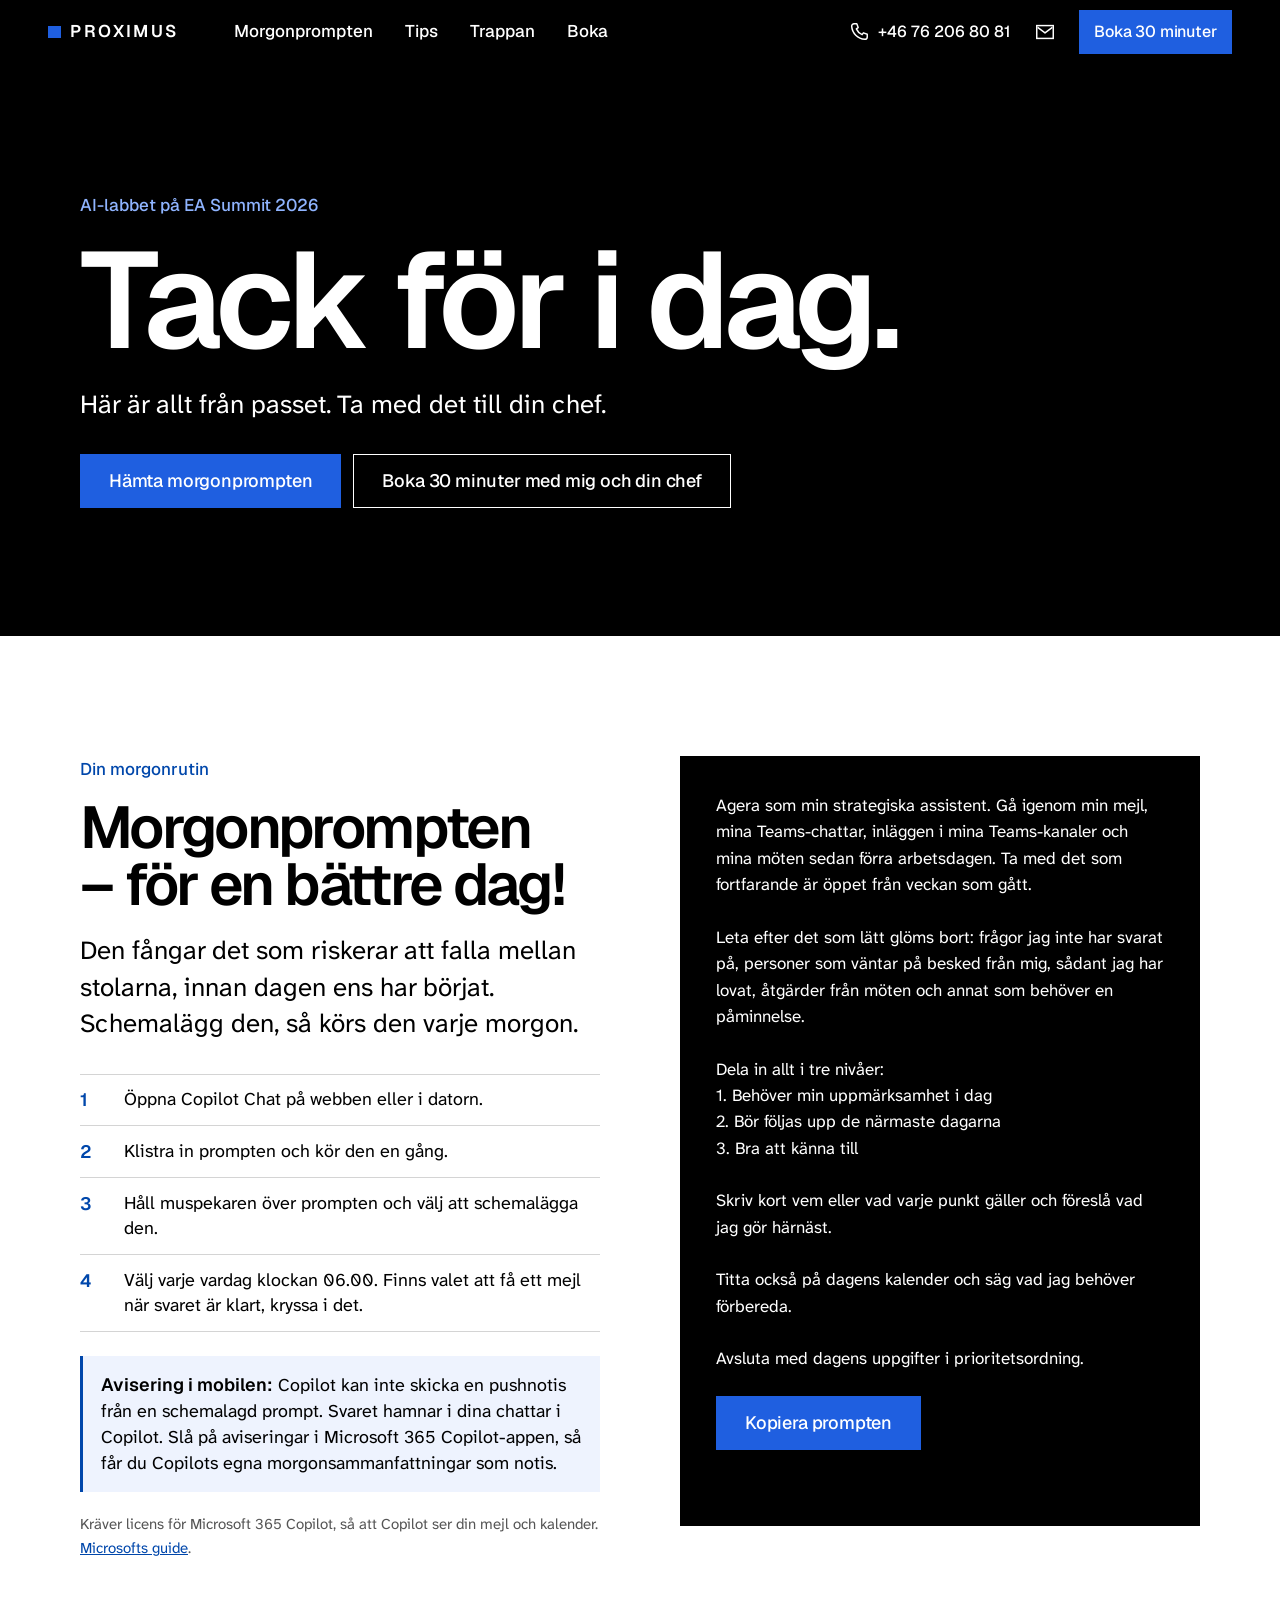
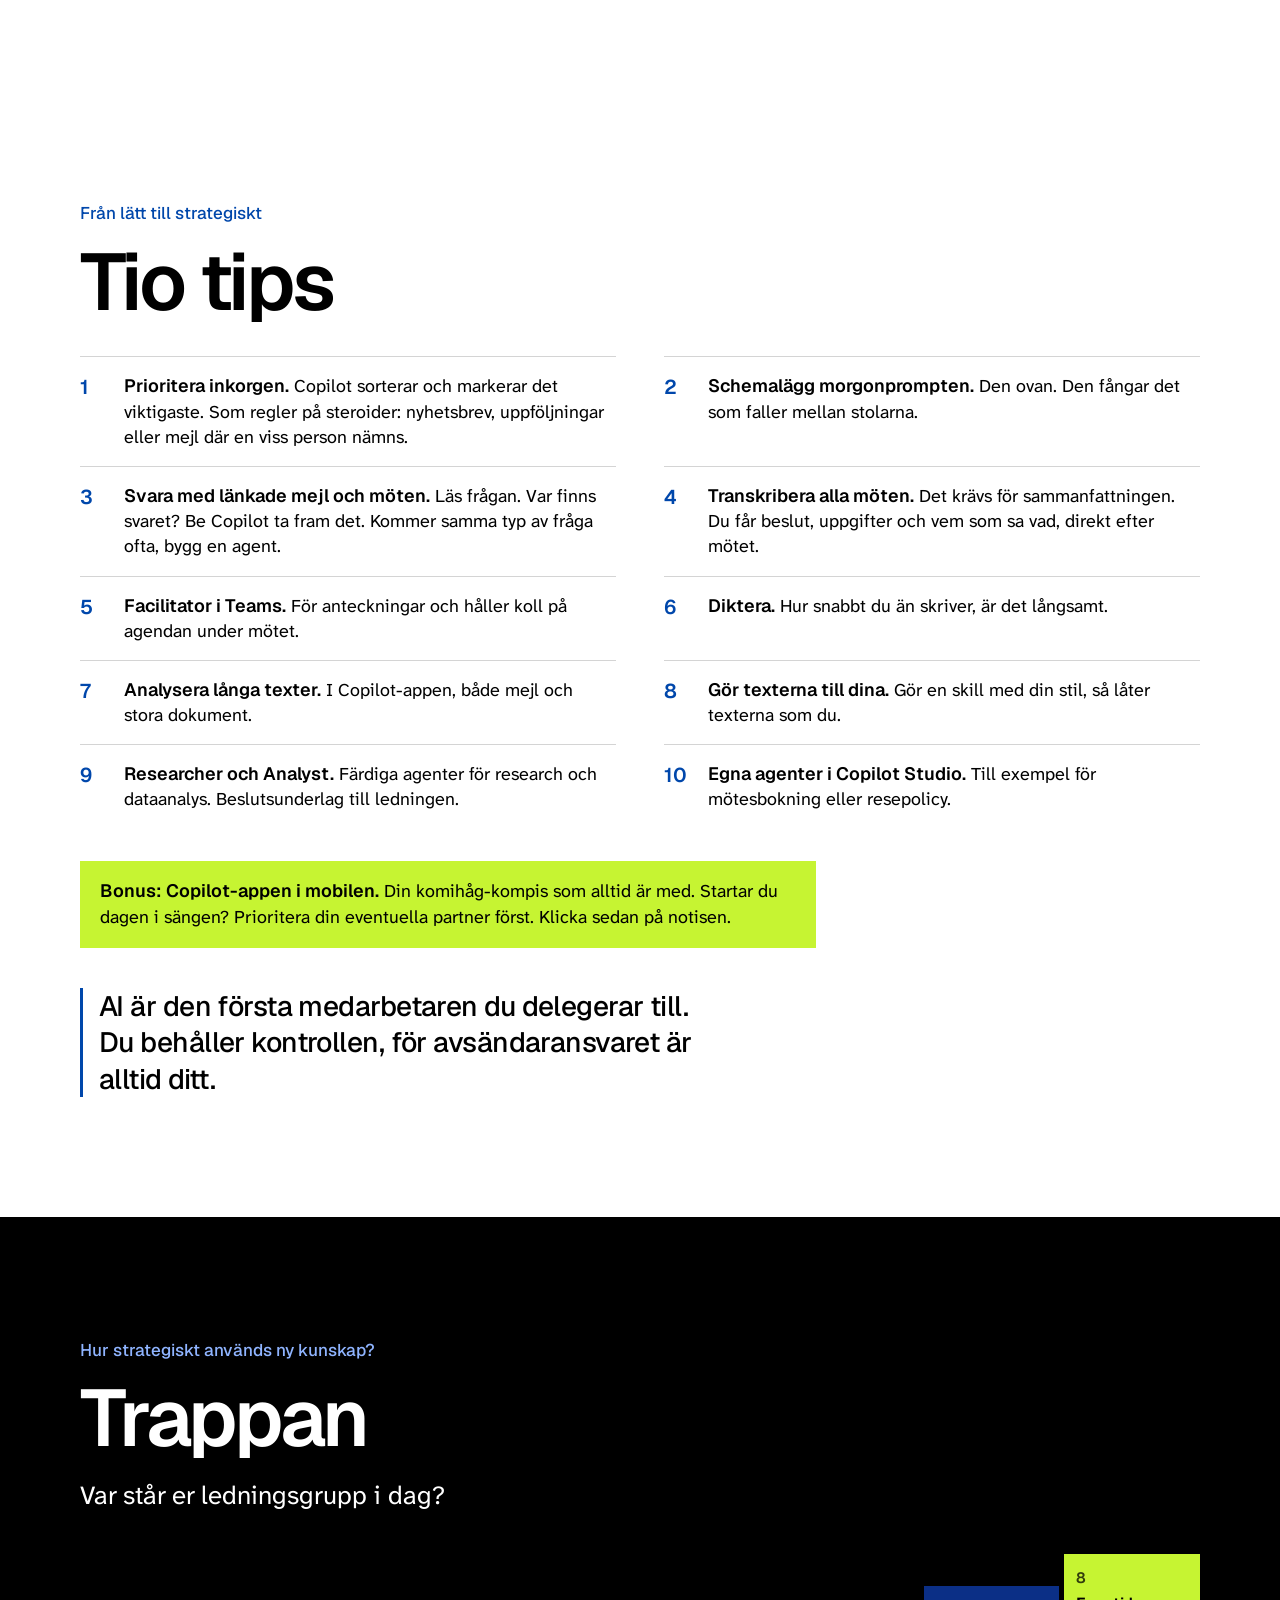
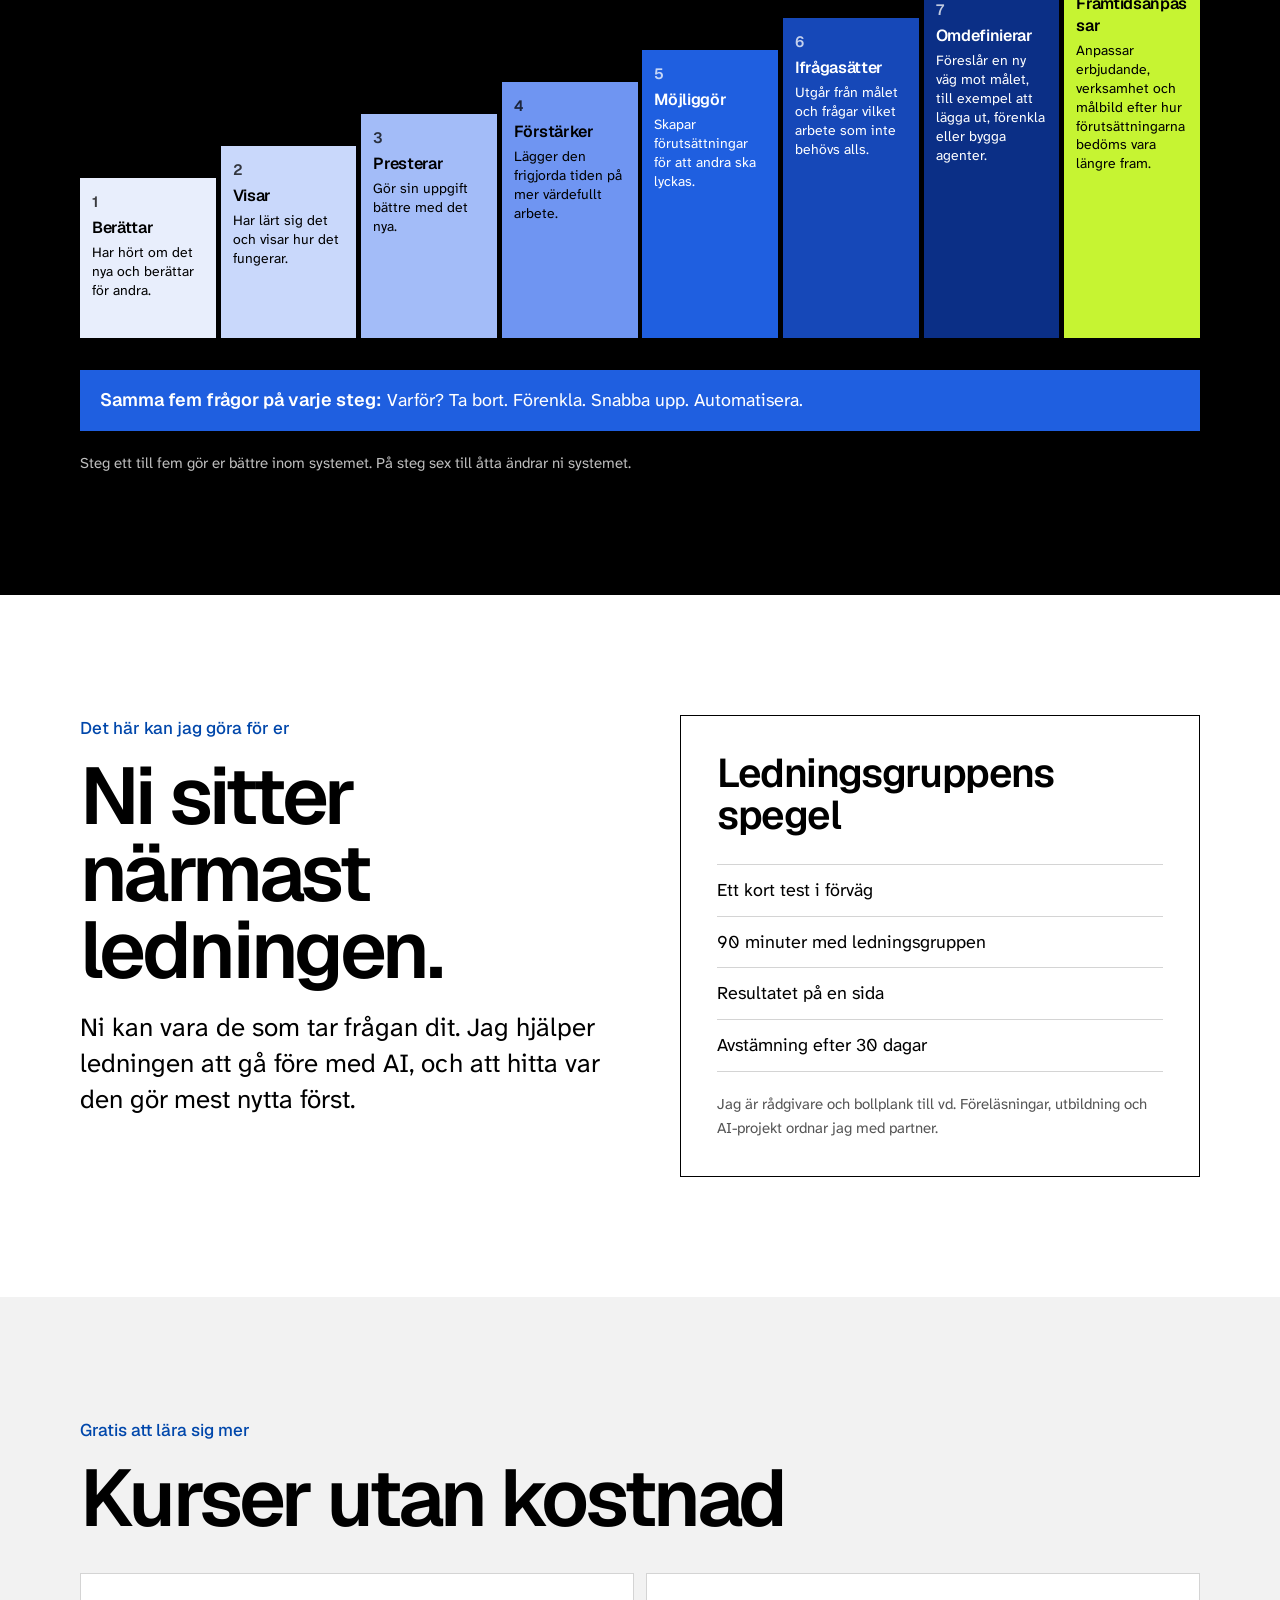
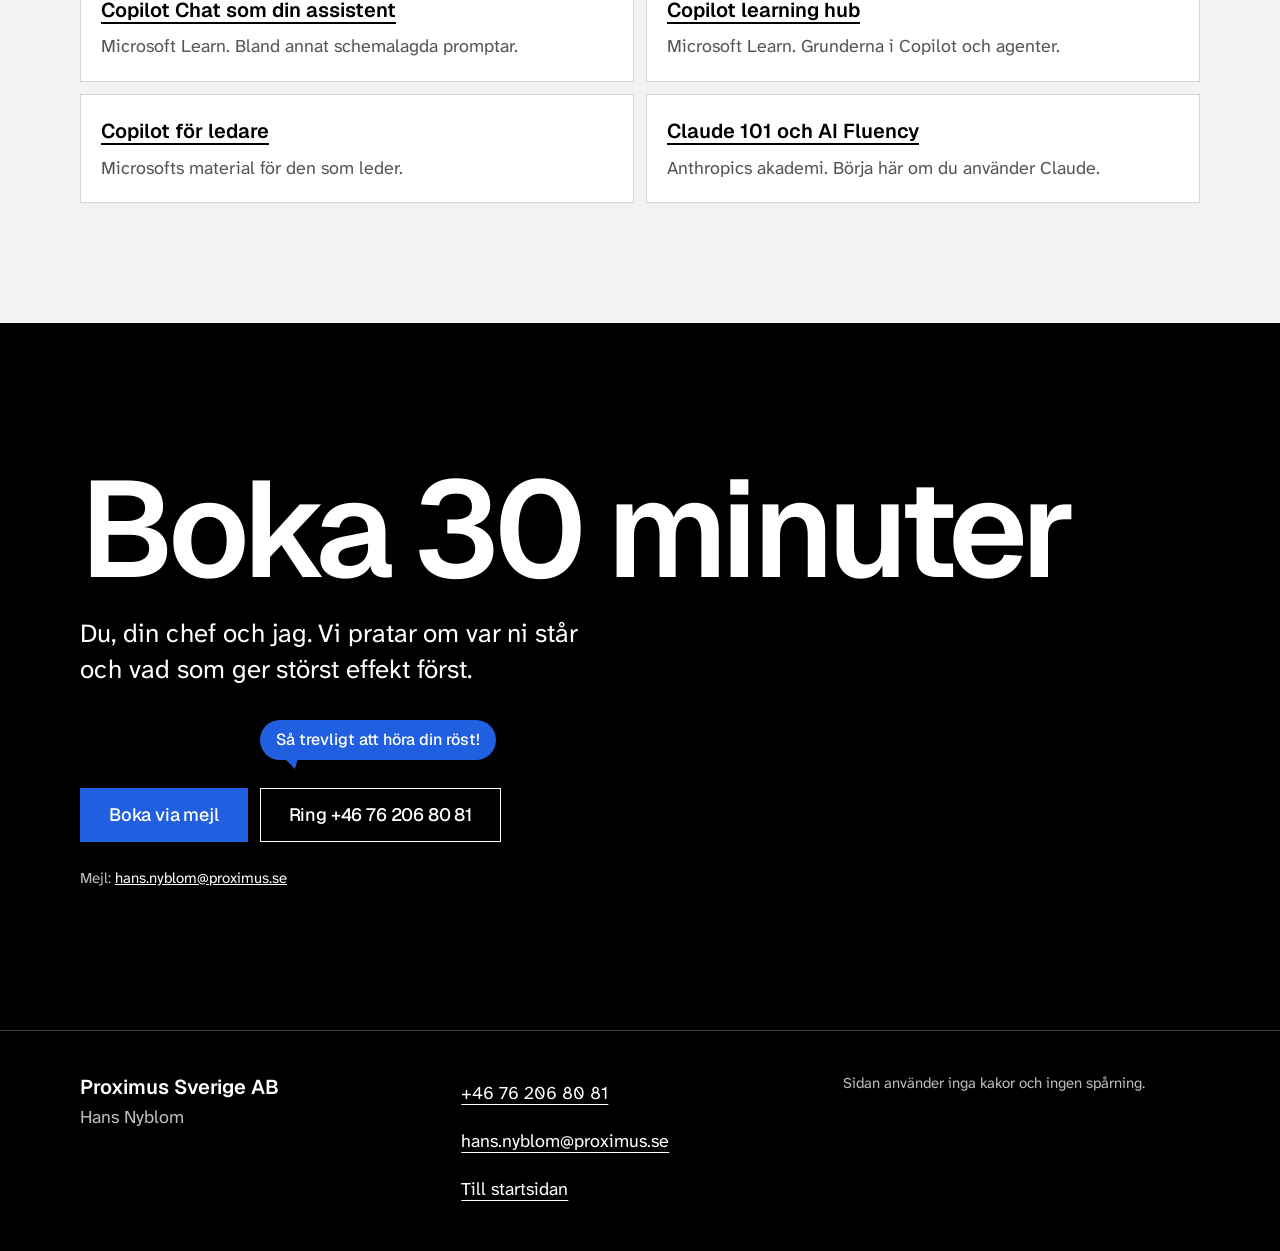
<file: ea/index.html>
<!DOCTYPE html>
<html lang="sv">
<head>
<meta charset="utf-8">
<meta name="viewport" content="width=device-width, initial-scale=1">
<meta http-equiv="Content-Security-Policy" content="default-src 'self'; script-src 'self'; style-src 'self'; img-src 'self' data:; font-src 'self'; connect-src 'self'; form-action 'self'; base-uri 'self'; object-src 'none'; upgrade-insecure-requests">
<meta name="referrer" content="strict-origin-when-cross-origin">
<title>EA Summit: tips och morgonprompt | Hans Nyblom</title>
<meta name="description" content="Från AI-labbet på EA Summit 2026. Morgonprompt, tio tips och trappan. Boka 30 minuter med Hans och din chef.">
<link rel="canonical" href="https://proximus.se/ea/">
<meta property="og:type" content="website">
<meta property="og:locale" content="sv_SE">
<meta property="og:title" content="Från AI-labbet på EA Summit">
<meta property="og:description" content="Morgonprompt, tips och trappan. Boka 30 minuter med Hans och din chef.">
<meta property="og:url" content="https://proximus.se/ea/">
<meta name="theme-color" content="#000000">
<link rel="icon" href="../assets/img/favicon.svg" type="image/svg+xml">
<link rel="preload" href="../assets/fonts/geist.woff2" as="font" type="font/woff2" crossorigin>
<link rel="stylesheet" href="../assets/css/site.css">
<link rel="stylesheet" href="../assets/css/ea.css">
<script src="../assets/js/ea.js" defer></script>
</head>
<body>
<a class="skip" href="#innehall">Hoppa till innehållet</a>

<header class="top" id="top">
  <a class="brand" href="../" aria-label="Proximus, till startsidan"><span class="brand-dot" aria-hidden="true"></span>PROXIMUS</a>
  <nav class="nav" aria-label="Meny för EA Summit">
    <a href="#morgonprompt">Morgonprompten</a>
    <a href="#tips">Tips</a>
    <a href="#trappan">Trappan</a>
    <a href="#boka">Boka</a>
  </nav>
  <div class="top-actions">
    <a class="icon-btn" href="tel:+46762068081" aria-label="Ring Hans, +46 76 206 80 81">
      <svg viewBox="0 0 24 24" width="22" height="22" aria-hidden="true"><path d="M6.6 3h3l1.5 4.2-2 1.4a12 12 0 0 0 6.3 6.3l1.4-2L21 14.4v3A2.6 2.6 0 0 1 18.4 20 15.4 15.4 0 0 1 4 5.6 2.6 2.6 0 0 1 6.6 3Z" fill="none" stroke="currentColor" stroke-width="1.6" stroke-linejoin="round"/></svg>
      <span class="icon-label">+46 76 206 80 81</span>
    </a>
    <a class="icon-btn js-mail" href="#boka" data-u="hans.nyblom" data-d="proximus.se" aria-label="Mejla Hans">
      <svg viewBox="0 0 24 24" width="22" height="22" aria-hidden="true"><rect x="3" y="5" width="18" height="14" fill="none" stroke="currentColor" stroke-width="1.6"/><path d="m4 7 8 6 8-6" fill="none" stroke="currentColor" stroke-width="1.6" stroke-linejoin="round"/></svg>
    </a>
    <a class="btn btn-main btn-small" href="#boka">Boka 30 minuter</a>
  </div>
</header>

<main id="innehall">

<section class="ea-hero dark" aria-labelledby="h-hero">
  <div class="wrap">
    <p class="kicker">AI-labbet på EA Summit 2026</p>
    <h1 id="h-hero">Tack för i dag.</h1>
    <p class="lead">Här är allt från passet. Ta med det till din chef.</p>
    <div class="cta-row">
      <a class="btn btn-main" href="#morgonprompt">Hämta morgonprompten</a>
      <a class="btn btn-line" href="#boka">Boka 30 minuter med mig och din chef</a>
    </div>
  </div>
</section>

<section class="ea-block" id="morgonprompt" aria-labelledby="h-morgon">
  <div class="wrap ea-split">
    <div>
      <p class="kicker">Din morgonrutin</p>
      <h2 id="h-morgon">Morgonprompten – för en bättre dag!</h2>
      <p class="lead">Den fångar det som riskerar att falla mellan stolarna, innan dagen ens har börjat. Schemalägg den, så körs den varje morgon.</p>
      <ol class="ea-how">
        <li>Öppna Copilot Chat på webben eller i datorn.</li>
        <li>Klistra in prompten och kör den en gång.</li>
        <li>Håll muspekaren över prompten och välj att schemalägga den.</li>
        <li>Välj varje vardag klockan 06.00. Finns valet att få ett mejl när svaret är klart, kryssa i det.</li>
      </ol>
      <p class="ea-note"><b>Avisering i mobilen:</b> Copilot kan inte skicka en pushnotis från en schemalagd prompt. Svaret hamnar i dina chattar i Copilot. Slå på aviseringar i Microsoft 365 Copilot-appen, så får du Copilots egna morgonsammanfattningar som notis.</p>
      <p class="fine">Kräver licens för Microsoft 365 Copilot, så att Copilot ser din mejl och kalender. <a href="https://support.microsoft.com/microsoft-365-copilot/schedule-your-most-used-copilot-prompts" rel="noopener noreferrer" target="_blank">Microsofts guide</a>.</p>
    </div>
    <div class="ea-prompt">
      <pre id="p-morgon">Agera som min strategiska assistent. Gå igenom min mejl, mina Teams-chattar, inläggen i mina Teams-kanaler och mina möten sedan förra arbetsdagen. Ta med det som fortfarande är öppet från veckan som gått.

Leta efter det som lätt glöms bort: frågor jag inte har svarat på, personer som väntar på besked från mig, sådant jag har lovat, åtgärder från möten och annat som behöver en påminnelse.

Dela in allt i tre nivåer:
1. Behöver min uppmärksamhet i dag
2. Bör följas upp de närmaste dagarna
3. Bra att känna till

Skriv kort vem eller vad varje punkt gäller och föreslå vad jag gör härnäst.

Titta också på dagens kalender och säg vad jag behöver förbereda.

Avsluta med dagens uppgifter i prioritetsordning.</pre>
      <button type="button" class="btn btn-main js-copy" data-copy="p-morgon">Kopiera prompten</button>
      <p class="copy-msg" role="status" aria-live="polite"></p>
    </div>
  </div>
</section>

<section class="ea-block" id="tips" aria-labelledby="h-tips">
  <div class="wrap">
    <p class="kicker">Från lätt till strategiskt</p>
    <h2 id="h-tips">Tio tips</h2>
    <ol class="ea-tips">
      <li><span><b>Prioritera inkorgen.</b> Copilot sorterar och markerar det viktigaste. Som regler på steroider: nyhetsbrev, uppföljningar eller mejl där en viss person nämns.</span></li>
      <li><span><b>Schemalägg morgonprompten.</b> Den ovan. Den fångar det som faller mellan stolarna.</span></li>
      <li><span><b>Svara med länkade mejl och möten.</b> Läs frågan. Var finns svaret? Be Copilot ta fram det. Kommer samma typ av fråga ofta, bygg en agent.</span></li>
      <li><span><b>Transkribera alla möten.</b> Det krävs för sammanfattningen. Du får beslut, uppgifter och vem som sa vad, direkt efter mötet.</span></li>
      <li><span><b>Facilitator i Teams.</b> För anteckningar och håller koll på agendan under mötet.</span></li>
      <li><span><b>Diktera.</b> Hur snabbt du än skriver, är det långsamt.</span></li>
      <li><span><b>Analysera långa texter.</b> I Copilot-appen, både mejl och stora dokument.</span></li>
      <li><span><b>Gör texterna till dina.</b> Gör en skill med din stil, så låter texterna som du.</span></li>
      <li><span><b>Researcher och Analyst.</b> Färdiga agenter för research och dataanalys. Beslutsunderlag till ledningen.</span></li>
      <li><span><b>Egna agenter i Copilot Studio.</b> Till exempel för mötesbokning eller resepolicy.</span></li>
    </ol>
    <p class="ea-bonus"><b>Bonus: Copilot-appen i mobilen.</b> Din komihåg-kompis som alltid är med. Startar du dagen i sängen? Prioritera din eventuella partner först. Klicka sedan på notisen.</p>
    <p class="ea-quote">AI är den första medarbetaren du delegerar till. Du behåller kontrollen, för avsändaransvaret är alltid ditt.</p>
  </div>
</section>

<section class="ea-block dark" id="trappan" aria-labelledby="h-trappan">
  <div class="wrap">
    <p class="kicker">Hur strategiskt används ny kunskap?</p>
    <h2 id="h-trappan">Trappan</h2>
    <p class="lead">Var står er ledningsgrupp i dag?</p>
    <ol class="ea-stairs" aria-label="Trappan i åtta steg">
      <li><b>Berättar</b><span>Har hört om det nya och berättar för andra.</span></li>
      <li><b>Visar</b><span>Har lärt sig det och visar hur det fungerar.</span></li>
      <li><b>Presterar</b><span>Gör sin uppgift bättre med det nya.</span></li>
      <li><b>Förstärker</b><span>Lägger den frigjorda tiden på mer värdefullt arbete.</span></li>
      <li><b>Möjliggör</b><span>Skapar förutsättningar för att andra ska lyckas.</span></li>
      <li><b>Ifrågasätter</b><span>Utgår från målet och frågar vilket arbete som inte behövs alls.</span></li>
      <li><b>Omdefinierar</b><span>Föreslår en ny väg mot målet, till exempel att lägga ut, förenkla eller bygga agenter.</span></li>
      <li><b>Framtidsanpassar</b><span>Anpassar erbjudande, verksamhet och målbild efter hur förutsättningarna bedöms vara längre fram.</span></li>
    </ol>
    <p class="ea-engine"><b>Samma fem frågor på varje steg:</b> Varför? Ta bort. Förenkla. Snabba upp. Automatisera.</p>
    <p class="fine">Steg ett till fem gör er bättre inom systemet. På steg sex till åtta ändrar ni systemet.</p>
  </div>
</section>

<section class="ea-block" id="erbjudande" aria-labelledby="h-erbj">
  <div class="wrap ea-split">
    <div>
      <p class="kicker">Det här kan jag göra för er</p>
      <h2 id="h-erbj">Ni sitter närmast ledningen.</h2>
      <p class="lead">Ni kan vara de som tar frågan dit. Jag hjälper ledningen att gå före med AI, och att hitta var den gör mest nytta först.</p>
    </div>
    <div class="ea-offer">
      <p class="ea-offer-name">Ledningsgruppens spegel</p>
      <ul class="ticks">
        <li>Ett kort test i förväg</li>
        <li>90 minuter med ledningsgruppen</li>
        <li>Resultatet på en sida</li>
        <li>Avstämning efter 30 dagar</li>
      </ul>
      <p class="fine">Jag är rådgivare och bollplank till vd. Föreläsningar, utbildning och AI-projekt ordnar jag med partner.</p>
    </div>
  </div>
</section>

<section class="ea-block ea-grey" id="utbildning" aria-labelledby="h-utb">
  <div class="wrap">
    <p class="kicker">Gratis att lära sig mer</p>
    <h2 id="h-utb">Kurser utan kostnad</h2>
    <ul class="ea-links">
      <li><a href="https://learn.microsoft.com/en-us/training/modules/employ-copilot-assistant" rel="noopener noreferrer" target="_blank"><b>Copilot Chat som din assistent</b><span>Microsoft Learn. Bland annat schemalagda promptar.</span></a></li>
      <li><a href="https://learn.microsoft.com/copilot/" rel="noopener noreferrer" target="_blank"><b>Copilot learning hub</b><span>Microsoft Learn. Grunderna i Copilot och agenter.</span></a></li>
      <li><a href="https://adoption.microsoft.com/en-us/copilot/skilling-center/?role=leaders" rel="noopener noreferrer" target="_blank"><b>Copilot för ledare</b><span>Microsofts material för den som leder.</span></a></li>
      <li><a href="https://www.anthropic.com/learn" rel="noopener noreferrer" target="_blank"><b>Claude 101 och AI Fluency</b><span>Anthropics akademi. Börja här om du använder Claude.</span></a></li>
    </ul>
  </div>
</section>

<section class="book dark" id="boka" aria-labelledby="h-boka">
  <div class="wrap">
    <h2 id="h-boka">Boka 30 minuter</h2>
    <p class="lead">Du, din chef och jag. Vi pratar om var ni står och vad som ger störst effekt först.</p>
    <div class="cta-row">
      <a class="btn btn-main js-mail" href="#boka" data-u="hans.nyblom" data-d="proximus.se" data-subject="Samtal med Hans och min chef efter EA Summit" data-body="Hej Hans!%0A%0AJag var på AI-labbet på EA Summit. Jag och min chef vill boka 30 minuter med dig.%0A%0AMitt namn:%0AMin chef:%0AFöretag:%0AFörslag på tider:%0A">Boka via mejl</a>
      <span class="ea-call">
        <span class="ea-bubble" aria-hidden="true">Så trevligt att höra din röst!</span>
        <a class="btn btn-line" href="tel:+46762068081">Ring +46 76 206 80 81</a>
      </span>
    </div>
    <p class="fine ea-addr">Mejl: <a class="js-mail" href="#boka" data-u="hans.nyblom" data-d="proximus.se" data-show="1">visas här</a></p>
    <noscript><p>Mejl: hans.nyblom snabel a proximus.se</p></noscript>
  </div>
</section>

</main>

<footer class="foot dark">
  <div class="wrap foot-grid">
    <div><p class="foot-name">Proximus Sverige AB</p><p>Hans Nyblom</p></div>
    <ul class="foot-contact">
      <li><a href="tel:+46762068081">+46 76 206 80 81</a></li>
      <li><a class="js-mail" href="#boka" data-u="hans.nyblom" data-d="proximus.se" data-show="1">Mejla Hans</a></li>
      <li><a href="../">Till startsidan</a></li>
    </ul>
    <p class="fine">Sidan använder inga kakor och ingen spårning.</p>
  </div>
</footer>

</body>
</html>
</file>
<file: assets/css/site.css>
/* Proximus. Vitt och svart. En accent: kobolt. Rubriker i Geist, löptext i Atkinson Hyperlegible Next. */
@font-face{font-family:"Geist";src:url("../fonts/geist.woff2") format("woff2");font-weight:100 900;font-display:swap}
@font-face{font-family:"Atkinson";src:url("../fonts/atkinson.woff2") format("woff2");font-weight:200 800;font-display:swap}

:root{
  --black:#000000;
  --white:#FFFFFF;
  --cobalt:#0047AB;       /* accent på vitt */
  --cobalt-lit:#1F5FE0;   /* knapp på svart */
  --cobalt-pale:#8FB4FF;  /* accenttext på svart */
  --grey:#555555;         /* dämpad text på vitt */
  --grey-lit:#BDBDBD;     /* dämpad text på svart */
  --line:#D4D4D4;
  --line-dark:#3A3A3A;
  --display:"Geist","Helvetica Neue",Arial,sans-serif;
  --body:"Atkinson",Verdana,Arial,sans-serif;
  --pad:clamp(1.25rem,5vw,3rem);
  --gap:clamp(4.5rem,11vw,9rem);
}
*,*::before,*::after{box-sizing:border-box}
html{-webkit-text-size-adjust:100%;scroll-behavior:smooth;scroll-padding-top:4.5rem}
body{margin:0;font-family:var(--body);font-size:1.125rem;line-height:1.6;color:var(--black);background:var(--white)}
img,svg{display:block;max-width:100%}
h1,h2,h3,p,ul,ol,figure,blockquote,fieldset{margin:0;padding:0}
ul,ol{list-style:none}
fieldset{border:0;min-width:0}
a{color:inherit}
button{font:inherit;color:inherit;cursor:pointer;border-radius:0}
:focus-visible{outline:3px solid var(--cobalt);outline-offset:3px}
.dark :focus-visible,.top :focus-visible{outline-color:var(--white)}

.wrap{width:100%;max-width:76rem;margin-inline:auto;padding-inline:var(--pad)}
.skip{position:absolute;left:-999px;top:0;background:var(--white);color:var(--black);padding:.75rem 1rem;z-index:50}
.skip:focus{left:.5rem;top:.5rem}
.dark{background:var(--black);color:var(--white)}

h1,h2{font-family:var(--display);font-weight:600;letter-spacing:-.045em;line-height:.96;text-wrap:balance}
h1{font-size:clamp(3.25rem,13vw,8.5rem)}
h2{font-size:clamp(2.375rem,7.6vw,5rem)}
h3{font-family:var(--display);font-weight:600;font-size:1.375rem;line-height:1.2;letter-spacing:-.02em}
.lead{font-size:clamp(1.25rem,3.4vw,1.625rem);line-height:1.4;max-width:32ch;margin-top:1.25rem}
.kicker{font-family:var(--display);font-weight:500;font-size:1.0625rem;color:var(--cobalt);margin-bottom:1rem}
.dark .kicker{color:var(--cobalt-pale)}
.fine{font-size:.9375rem;color:var(--grey)}
.dark .fine{color:var(--grey-lit)}

/* Knappar: raka hörn, säger vad som händer */
.btn{display:inline-flex;align-items:center;justify-content:center;min-height:3.375rem;padding:.8rem 1.75rem;border:1px solid transparent;font-family:var(--display);font-weight:500;font-size:1.125rem;line-height:1.1;letter-spacing:-.01em;text-decoration:none;text-align:center;transition:background-color .2s ease,color .2s ease,border-color .2s ease}
.btn-main{background:var(--cobalt);color:var(--white)}
.btn-main:hover{background:#003A8C}
.dark .btn-main,.top .btn-main{background:var(--cobalt-lit)}
.dark .btn-main:hover,.top .btn-main:hover{background:#2F6DF0}
.btn-line{border-color:currentColor;background:transparent}
.btn-line:hover{background:var(--black);color:var(--white);border-color:var(--black)}
.dark .btn-line:hover{background:var(--white);color:var(--black);border-color:var(--white)}
.btn-small{min-height:2.75rem;padding:.5rem .9rem;font-size:1rem;white-space:nowrap}
.cta-row{display:flex;flex-wrap:wrap;gap:.75rem;margin-top:2rem}

/* Sidhuvud */
.top{position:sticky;top:0;z-index:20;display:flex;align-items:center;gap:.5rem;min-height:4rem;padding:.5rem var(--pad);background:var(--black);color:var(--white)}
.brand{display:flex;align-items:center;gap:.6rem;font-family:var(--display);font-weight:600;font-size:1.0625rem;letter-spacing:.14em;text-decoration:none;margin-right:auto}
.brand-dot{width:.8rem;height:.8rem;background:var(--cobalt-lit)}
.nav{display:none}
.top-actions{display:flex;align-items:center;gap:.25rem}
.icon-btn{display:inline-flex;align-items:center;justify-content:center;gap:.5rem;min-width:2.75rem;min-height:2.75rem;text-decoration:none;font-family:var(--display);font-weight:500;font-size:1rem}
.icon-btn:hover{color:var(--cobalt-pale)}
.icon-label{display:none}
@media (max-width:420px){.brand{font-size:.875rem;letter-spacing:.06em}.brand-dot{display:none}.btn-small{font-size:.9375rem;padding-inline:.7rem}.top-actions{gap:0}}
@media (min-width:900px){
  .nav{display:flex;gap:2rem;margin-right:auto}
  .nav a{font-family:var(--display);font-weight:500;font-size:1.0625rem;text-decoration:none;padding:.5rem 0;border-bottom:1px solid transparent}
  .nav a:hover{border-bottom-color:var(--white)}
  .brand{margin-right:3rem}
  .top-actions{gap:.75rem}
}
@media (min-width:1180px){.icon-label{display:inline}}

/* Helbreda bilder */
.bleed{position:absolute;inset:0;overflow:hidden}
.bleed-img{position:absolute;left:0;top:-8%;width:100%;height:116%;max-width:none;object-fit:cover;will-change:transform}
.pan-img{width:130%;top:0;height:100%}

/* Hero */
.hero{position:relative;overflow:hidden;min-height:min(calc(100svh - 4rem),60rem);display:flex;align-items:flex-end}
.hero::after{content:"";position:absolute;inset:0;background:linear-gradient(180deg,rgba(0,0,0,.5) 0%,rgba(0,0,0,.42) 40%,rgba(0,0,0,.78) 100%)}
.hero-text{position:relative;z-index:2;padding-block:clamp(2.5rem,7vw,5rem)}
.hero .lead{max-width:27ch}
.choose{margin-top:2rem;display:grid;gap:.6rem;max-width:46rem}
.choose legend{font-family:var(--display);font-weight:500;font-size:1.0625rem;margin-bottom:.7rem;padding:0}
.choice{position:relative;text-align:left;min-height:3.75rem;padding:.9rem 1.1rem .9rem 3.1rem;border:1px solid rgba(255,255,255,.7);background:rgba(0,0,0,.45);color:var(--white);font-size:1.0625rem;line-height:1.3;transition:background-color .2s ease,color .2s ease,border-color .2s ease}
.choice::before{content:"";position:absolute;left:1.05rem;top:50%;width:1.1rem;height:1.1rem;margin-top:-.55rem;border:1px solid currentColor}
.choice:hover{border-color:var(--white);background:rgba(0,0,0,.7)}
.choice[aria-pressed="true"]{background:var(--white);color:var(--black);border-color:var(--white)}
.choice[aria-pressed="true"]::before{background:var(--cobalt);border-color:var(--cobalt)}
@media (min-width:760px){.choose{grid-template-columns:1fr 1fr}.choose legend{grid-column:1/-1}}

/* Nyckeltal */
.facts{border-bottom:1px solid var(--line)}
.facts-list{display:grid;grid-template-columns:1fr 1fr}
.facts-list li{padding:clamp(1.5rem,4vw,2.75rem) 0;padding-right:1rem;border-top:1px solid var(--line)}
.facts-list li:nth-child(-n+2){border-top:0}
.facts-list strong{display:block;font-family:var(--display);font-weight:600;font-size:clamp(1.875rem,6.2vw,3.75rem);letter-spacing:-.045em;line-height:1}
.facts-list span{display:block;margin-top:.5rem;font-size:1rem;line-height:1.35;color:var(--grey)}
@media (min-width:820px){.facts-list{grid-template-columns:repeat(4,1fr)}.facts-list li{border-top:0;padding-left:1.5rem;border-left:1px solid var(--line)}.facts-list li:first-child{padding-left:0;border-left:0}}

/* Adaptivt: visa rätt väg */
body:not([data-path]) [data-only="kontor"],
body:not([data-path]) [data-only="falt"],
body[data-path="kontor"] [data-only="falt"],
body[data-path="kontor"] [data-only="ingen"],
body[data-path="falt"] [data-only="kontor"],
body[data-path="falt"] [data-only="ingen"]{display:none}

.path{padding-block:var(--gap)}
.duo{display:grid;gap:1.25rem;margin-top:2.5rem}
@media (min-width:760px){.duo{grid-template-columns:1fr 1fr}}
.way{display:flex;flex-direction:column;align-items:flex-start;gap:.7rem;text-align:left;padding:clamp(1.5rem,4vw,2.75rem);border:1px solid var(--black);background:var(--white);transition:background-color .25s ease,color .25s ease}
.way:hover{background:var(--black);color:var(--white)}
.way-name{font-family:var(--display);font-weight:600;font-size:clamp(2.25rem,6.5vw,3.5rem);letter-spacing:-.045em;line-height:1}
.way-who{font-size:1.125rem;line-height:1.4;max-width:26ch}
.way-go{margin-top:1rem;font-family:var(--display);font-weight:500;text-decoration:underline;text-underline-offset:.3em}

.offer{display:grid;gap:2.5rem;align-items:center}
@media (min-width:900px){.offer{grid-template-columns:1.05fr .95fr;gap:5rem}}
.shot img{width:100%;height:auto;aspect-ratio:4/3;object-fit:cover}
.ticks{margin-top:1.75rem;display:grid}
.ticks li{padding:.8rem 0;border-top:1px solid var(--line);line-height:1.4}
.ticks li:last-child{border-bottom:1px solid var(--line)}
.swap{margin-top:1.5rem;padding:.6rem 0;min-height:2.75rem;border:0;background:none;font-size:1rem;color:var(--cobalt);text-decoration:underline;text-underline-offset:.3em}

/* Platshållare: stram ruta med kryss */
.ph{position:relative;display:grid;place-items:center;min-height:13rem;aspect-ratio:4/3;border:1px solid var(--black);background:var(--white);color:var(--black)}
.ph svg{position:absolute;inset:0;width:100%;height:100%}
.ph line{stroke:var(--line);stroke-width:1;vector-effect:non-scaling-stroke}
.ph span{position:relative;max-width:22ch;padding:.5rem .9rem;background:var(--white);font-size:1rem;line-height:1.35;text-align:center}
.ph-wide{aspect-ratio:16/10}
.ph-tall{aspect-ratio:4/5;max-width:min(24rem,70vw)}

/* Första steget */
.mirror{padding-block:var(--gap)}
.steps{counter-reset:s;display:grid;margin-top:3rem}
.steps li{counter-increment:s;padding:1.5rem 0 1.75rem;border-top:1px solid var(--line-dark)}
.steps li::before{content:counter(s);display:block;font-family:var(--display);font-weight:500;font-size:1.0625rem;color:var(--cobalt-pale);margin-bottom:.9rem}
.steps strong{display:block;font-family:var(--display);font-weight:600;font-size:1.4375rem;line-height:1.15;letter-spacing:-.02em}
.steps span{display:block;margin-top:.5rem;color:var(--grey-lit);line-height:1.4}
@media (min-width:760px){.steps{grid-template-columns:1fr 1fr;column-gap:2rem}}
@media (min-width:1100px){.steps{grid-template-columns:repeat(4,1fr)}}
.price{margin-top:1rem;padding-top:2.5rem;border-top:1px solid var(--white);display:grid;gap:2rem;align-items:end}
.price-tag strong{display:block;font-family:var(--display);font-weight:600;font-size:clamp(3.5rem,13vw,7.5rem);letter-spacing:-.05em;line-height:.9}
.price-tag span{display:block;margin-top:.9rem;color:var(--grey-lit)}
.price-side{display:grid;gap:1.25rem;justify-items:start}
.founders{max-width:30ch;line-height:1.4;padding-left:1rem;border-left:3px solid var(--cobalt-lit)}
.founders strong{font-family:var(--display);font-weight:600}
@media (min-width:820px){.price{grid-template-columns:1.2fr .8fr;gap:3rem}}

/* Modellen */
.model{padding-block:var(--gap)}
.split{display:grid;gap:2.5rem;align-items:center}
@media (min-width:900px){.split{grid-template-columns:.9fr 1.1fr;gap:5rem}}

/* Kroken */
.hook{position:relative;overflow:hidden;padding-block:clamp(6rem,18vw,13rem)}
.hook::after{content:"";position:absolute;inset:0;background:rgba(0,0,0,.58)}
.hook-text{position:relative;z-index:2}
.hook blockquote p{font-family:var(--display);font-weight:600;font-size:clamp(2.625rem,9.5vw,6.5rem);letter-spacing:-.045em;line-height:.98;max-width:13ch;text-wrap:balance}
.hook .lead{margin-bottom:2rem;max-width:30ch}

/* Bevis */
.proof{padding-block:var(--gap)}
.soon h3{margin-top:1rem}
.soon .ph{aspect-ratio:16/9}

/* Ledartest */
.test{padding-block:var(--gap)}
.test-box{display:grid;gap:2.5rem;align-items:end}
.test-box>div,.notify{min-width:0}
.test h2{font-size:clamp(2.125rem,6.2vw,4rem);max-width:15ch}
.notify{padding-top:1.5rem;border-top:1px solid var(--white)}
.notify label{display:block;font-family:var(--display);font-weight:500;margin-bottom:.6rem}
.notify-row{display:grid;gap:.75rem}
.notify input{width:100%;min-height:3.375rem;padding:.7rem 1rem;border:1px solid var(--white);border-radius:0;background:var(--white);font:inherit;color:var(--black)}
.notify input::placeholder{color:#5F5F5F}
.form-msg{margin-top:.75rem;min-height:1.6em}
@media (min-width:900px){.test-box{grid-template-columns:1.1fr .9fr;gap:5rem}}

/* Om Hans */
.about{padding-block:var(--gap)}
.about-grid{display:grid;gap:2.5rem;align-items:center}
.about p+p{margin-top:1rem;max-width:36ch}
.stages{display:flex;flex-wrap:wrap;gap:.5rem;margin-block:1.5rem 2rem}
.stages li{padding:.4rem 1rem;border:1px solid var(--black);font-family:var(--display);font-weight:500;font-size:1rem}
@media (min-width:820px){.about-grid{grid-template-columns:.8fr 1.2fr;gap:5rem}}

/* Mer */
.more{padding-bottom:var(--gap)}
.more h2{font-size:clamp(2rem,5.4vw,3.25rem);padding-top:2.5rem;border-top:1px solid var(--black)}
.tiles{display:grid;grid-template-columns:1fr 1fr;margin-top:2.25rem;border-top:1px solid var(--line);border-left:1px solid var(--line)}
.tiles li{border-right:1px solid var(--line);border-bottom:1px solid var(--line)}
.tile{display:flex;flex-direction:column;justify-content:space-between;gap:1.25rem;height:100%;min-height:7rem;padding:1rem 1.1rem;text-decoration:none}
.tile b{font-family:var(--display);font-weight:600;font-size:clamp(1.0625rem,3.6vw,1.25rem);line-height:1.2;letter-spacing:-.02em;overflow-wrap:anywhere}
.tile i{font-style:normal;font-size:.9375rem;color:var(--grey)}
a.tile:hover{background:var(--black);color:var(--white)}
@media (min-width:980px){.tiles{grid-template-columns:repeat(4,1fr)}}

/* Boka */
.book{padding-block:var(--gap)}
.book h2{font-size:clamp(3.25rem,13vw,8.5rem)}
.book .lead{max-width:30ch}
.book .founders{margin-top:2rem}
.slot-form{margin-top:2.25rem;max-width:38rem;padding:2rem 1.5rem;border:1px dashed var(--grey-lit);color:var(--grey-lit);text-align:center}

/* Sidfot */
.foot{padding-block:2.5rem;border-top:1px solid var(--line-dark);color:var(--grey-lit)}
.foot-grid{display:grid;gap:1.5rem}
.foot-name{font-family:var(--display);font-weight:600;font-size:1.25rem;color:var(--white)}
.foot-contact{display:grid;gap:.25rem}
.foot-contact a{display:inline-flex;align-items:center;min-height:2.75rem;color:var(--white);text-underline-offset:.3em}
@media (min-width:820px){.foot-grid{grid-template-columns:1fr 1fr 1fr;align-items:start}}

@media (prefers-reduced-motion:reduce){
  html{scroll-behavior:auto}
  *,*::before,*::after{transition:none!important;animation:none!important}
}
</file>
<file: assets/css/ea.css>
/* Undersidan /ea, EA Summit. Bygger på site.css. */
.ea-hero{padding-block:clamp(4rem,12vw,8rem)}
.ea-hero h1{font-size:clamp(3.5rem,14vw,8.5rem)}
.ea-block{padding-block:clamp(4rem,10vw,7.5rem)}
.ea-grey{background:#F2F2F2}
.ea-split{display:grid;gap:2.5rem;align-items:start}
@media (min-width:900px){.ea-split{grid-template-columns:1fr 1fr;gap:5rem}}
.ea-split>div{min-width:0}

.ea-how{counter-reset:h;display:grid;margin-top:2rem}
.ea-how li{counter-increment:h;display:grid;grid-template-columns:2.25rem 1fr;gap:.5rem;padding:.8rem 0;border-top:1px solid var(--line);line-height:1.4}
.ea-how li:last-child{border-bottom:1px solid var(--line)}
.ea-how li::before{content:counter(h);font-family:var(--display);font-weight:600;color:var(--cobalt)}
.ea-block .fine{margin-top:1.25rem}
.ea-block .fine a{color:var(--cobalt)}

pre{margin:0;font-family:var(--body);white-space:pre-wrap;overflow-wrap:anywhere}
.ea-prompt{background:var(--black);color:var(--white);padding:clamp(1.25rem,4vw,2.25rem)}
.ea-prompt pre{font-size:1.0625rem;line-height:1.55;margin-bottom:1.5rem}
.ea-prompt .btn-main{background:var(--cobalt-lit)}
.copy-msg{margin-top:.75rem;min-height:1.6em;color:var(--cobalt-pale)}

.ea-cards{display:grid;gap:.75rem;margin-top:2.25rem}
@media (min-width:760px){.ea-cards{grid-template-columns:1fr 1fr}}
@media (min-width:1100px){.ea-cards{grid-template-columns:repeat(3,1fr)}}
.ea-cards li{display:flex;flex-direction:column;gap:1rem;padding:1.25rem;background:var(--white);border:1px solid var(--line)}
.ea-cards pre{font-size:1.0625rem;line-height:1.45;flex:1}
.ea-tag{font-size:.9375rem;color:var(--grey)}
.ea-copy{align-self:flex-start;min-height:2.75rem;padding:.4rem 1rem;border:1px solid var(--black);background:var(--white);font-family:var(--display);font-weight:500;font-size:1rem}
.ea-copy:hover{background:var(--black);color:var(--white)}
.ea-copy.is-done{background:var(--cobalt);border-color:var(--cobalt);color:var(--white)}

.ea-tips{counter-reset:t;display:grid;margin-top:2.25rem}
@media (min-width:900px){.ea-tips{grid-template-columns:1fr 1fr;column-gap:3rem}}
.ea-tips li{counter-increment:t;display:grid;grid-template-columns:2.5rem 1fr;gap:.25rem;padding:1rem 0;border-top:1px solid var(--line);line-height:1.4}
.ea-tips li::before{content:counter(t);font-family:var(--display);font-weight:600;font-size:1.25rem;color:var(--cobalt)}
.ea-tips b{font-family:var(--display);font-weight:600}
.ea-quote{margin-top:2.5rem;padding-left:1rem;border-left:3px solid var(--cobalt);font-family:var(--display);font-weight:500;font-size:clamp(1.25rem,3.4vw,1.75rem);line-height:1.3;letter-spacing:-.02em;max-width:34ch}

.ea-stairs{display:grid;gap:.4rem;margin-top:2.5rem;counter-reset:st}
.ea-stairs li{counter-increment:st;display:grid;gap:.3rem;padding:1rem 1.1rem;line-height:1.35;color:#000}
.ea-stairs li::before{content:counter(st);font-family:var(--display);font-weight:600;font-size:.9375rem;opacity:.75}
.ea-stairs b{font-family:var(--display);font-weight:600;font-size:1.25rem;letter-spacing:-.02em}
.ea-stairs span{font-size:1rem}
.ea-stairs li:nth-child(1){background:#E8EEFC}
.ea-stairs li:nth-child(2){background:#C9D8FB}
.ea-stairs li:nth-child(3){background:#A3BCF8}
.ea-stairs li:nth-child(4){background:#6F95F2}
.ea-stairs li:nth-child(5){background:#1F5FE0;color:#fff}
.ea-stairs li:nth-child(6){background:#1648B8;color:#fff}
.ea-stairs li:nth-child(7){background:#0B2F86;color:#fff}
.ea-stairs li:nth-child(8){background:#C6F432}
@media (min-width:640px) and (max-width:899px){
  .ea-stairs li{margin-left:calc((var(--i,0)) * 1.25rem)}
  .ea-stairs li:nth-child(2){--i:1}.ea-stairs li:nth-child(3){--i:2}.ea-stairs li:nth-child(4){--i:3}
  .ea-stairs li:nth-child(5){--i:4}.ea-stairs li:nth-child(6){--i:5}.ea-stairs li:nth-child(7){--i:6}.ea-stairs li:nth-child(8){--i:7}
}
@media (min-width:900px){
  .ea-stairs{grid-template-columns:repeat(8,1fr);align-items:end;gap:.3rem}
  .ea-stairs li{align-content:start;padding:.9rem .75rem}
  .ea-stairs li:nth-child(1){min-height:10rem}.ea-stairs li:nth-child(2){min-height:12rem}.ea-stairs li:nth-child(3){min-height:14rem}
  .ea-stairs li:nth-child(4){min-height:16rem}.ea-stairs li:nth-child(5){min-height:18rem}.ea-stairs li:nth-child(6){min-height:20rem}
  .ea-stairs li:nth-child(7){min-height:22rem}.ea-stairs li:nth-child(8){min-height:24rem}
  .ea-stairs b{font-size:1rem;overflow-wrap:anywhere;hyphens:auto}.ea-stairs span{font-size:.875rem}
}
.ea-engine{margin-top:2rem;padding:1.1rem 1.25rem;background:var(--cobalt-lit);line-height:1.4}
.ea-engine b{font-family:var(--display);font-weight:600}
.dark .ea-engine+.fine{color:var(--grey-lit)}

.ea-offer{border:1px solid var(--black);padding:clamp(1.25rem,4vw,2.25rem)}
.ea-offer-name{font-family:var(--display);font-weight:600;font-size:clamp(1.75rem,5vw,2.5rem);letter-spacing:-.035em;line-height:1.05}
.ea-price{margin-top:1.5rem}
.ea-price strong{font-family:var(--display);font-weight:600;font-size:clamp(2.25rem,7vw,3.25rem);letter-spacing:-.04em}

.ea-links{display:grid;gap:.75rem;margin-top:2.25rem}
@media (min-width:760px){.ea-links{grid-template-columns:1fr 1fr}}
.ea-links a{display:grid;gap:.4rem;height:100%;padding:1.25rem;background:var(--white);border:1px solid var(--line);text-decoration:none}
.ea-links a:hover{border-color:var(--black)}
.ea-links b{font-family:var(--display);font-weight:600;font-size:1.25rem;text-decoration:underline;text-underline-offset:.25em}
.ea-links span{color:var(--grey)}

.ea-addr{margin-top:1.5rem}
.ea-addr a{color:var(--white)}

/* Pratbubbla vid telefonknappen */
.ea-call{position:relative;display:inline-flex;flex-direction:column;align-items:flex-start;padding-top:4.25rem}
.ea-bubble{position:absolute;top:0;left:0;white-space:nowrap;padding:.65rem 1rem;background:var(--cobalt-lit);color:#fff;font-family:var(--display);font-weight:500;font-size:1rem;line-height:1.2;border-radius:1.25rem}
.ea-bubble::after{content:"";position:absolute;left:1.5rem;bottom:-.6rem;border-left:.7rem solid transparent;border-right:.2rem solid transparent;border-top:.7rem solid var(--cobalt-lit)}
#boka .cta-row{align-items:flex-end}

#h-morgon{font-size:clamp(2.25rem,4.6vw,3.75rem);overflow-wrap:anywhere}

.ea-note{margin-top:1.5rem;padding:1rem 1.1rem;background:#EEF3FE;border-left:3px solid var(--cobalt);line-height:1.45}
.ea-note b{font-family:var(--display);font-weight:600}
.ea-bonus{margin-top:2rem;padding:1.1rem 1.25rem;background:#C6F432;line-height:1.45;max-width:46rem}
.ea-bonus b{font-family:var(--display);font-weight:600}
</file>
